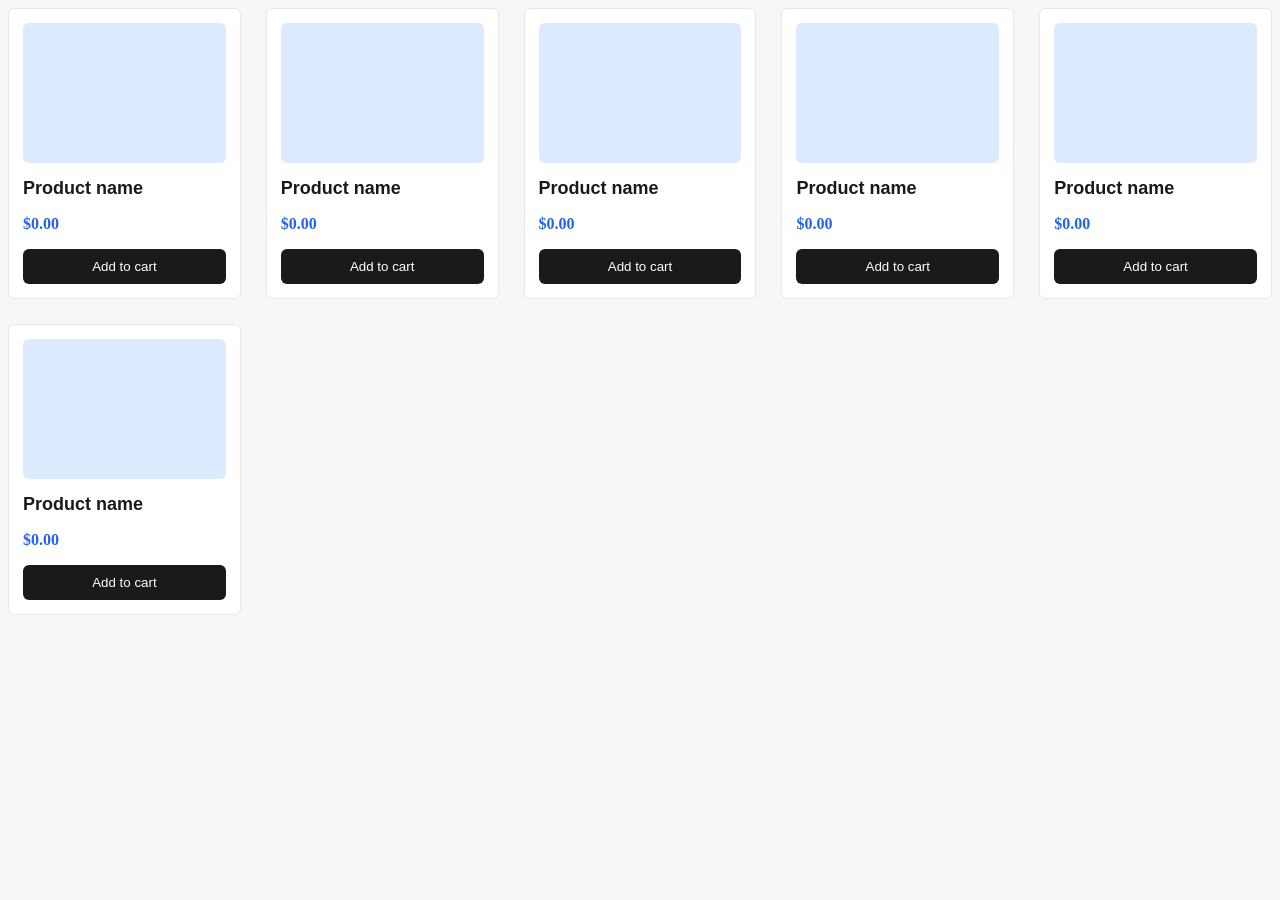
<file: task-02-product-grid/index.html>
<!DOCTYPE html>
<html lang="en">
<head>
  <meta charset="UTF-8">
  <meta name="viewport" content="width=device-width, initial-scale=1.0">
  <title>Task 02 — Product Grid</title>
  <link rel="stylesheet" href="styles.css">
</head>
<body>
  <!-- TODO: use CSS Grid — .product-grid should lay out .product-card items
       in equal-size responsive columns with repeat(auto-fill, minmax(...))
       so the grid reflows automatically as the viewport shrinks or grows,
       with no media queries needed -->
  <main class="product-grid">
    <article class="product-card">
      <div class="img-placeholder"></div>
      <h2 class="product-name">Product name</h2>
      <p class="product-price">$0.00</p>
      <button type="button">Add to cart</button>
    </article>
    <article class="product-card">
      <div class="img-placeholder"></div>
      <h2 class="product-name">Product name</h2>
      <p class="product-price">$0.00</p> 
      <button type="button">Add to cart</button>
    </article>
    <article class="product-card">
      <div class="img-placeholder"></div>
      <h2 class="product-name">Product name</h2>
      <p class="product-price">$0.00</p>
      <button type="button">Add to cart</button>
    </article>
    <article class="product-card">
      <div class="img-placeholder"></div>
      <h2 class="product-name">Product name</h2>
      <p class="product-price">$0.00</p>
      <button type="button">Add to cart</button>
    </article>
    <article class="product-card">
      <div class="img-placeholder"></div>
      <h2 class="product-name">Product name</h2>
      <p class="product-price">$0.00</p>
      <button type="button">Add to cart</button>
    </article>
    <article class="product-card">
      <div class="img-placeholder"></div>
      <h2 class="product-name">Product name</h2>
      <p class="product-price">$0.00</p>
      <button type="button">Add to cart</button>
    </article>
  </main>
</body>
</html>
</file>
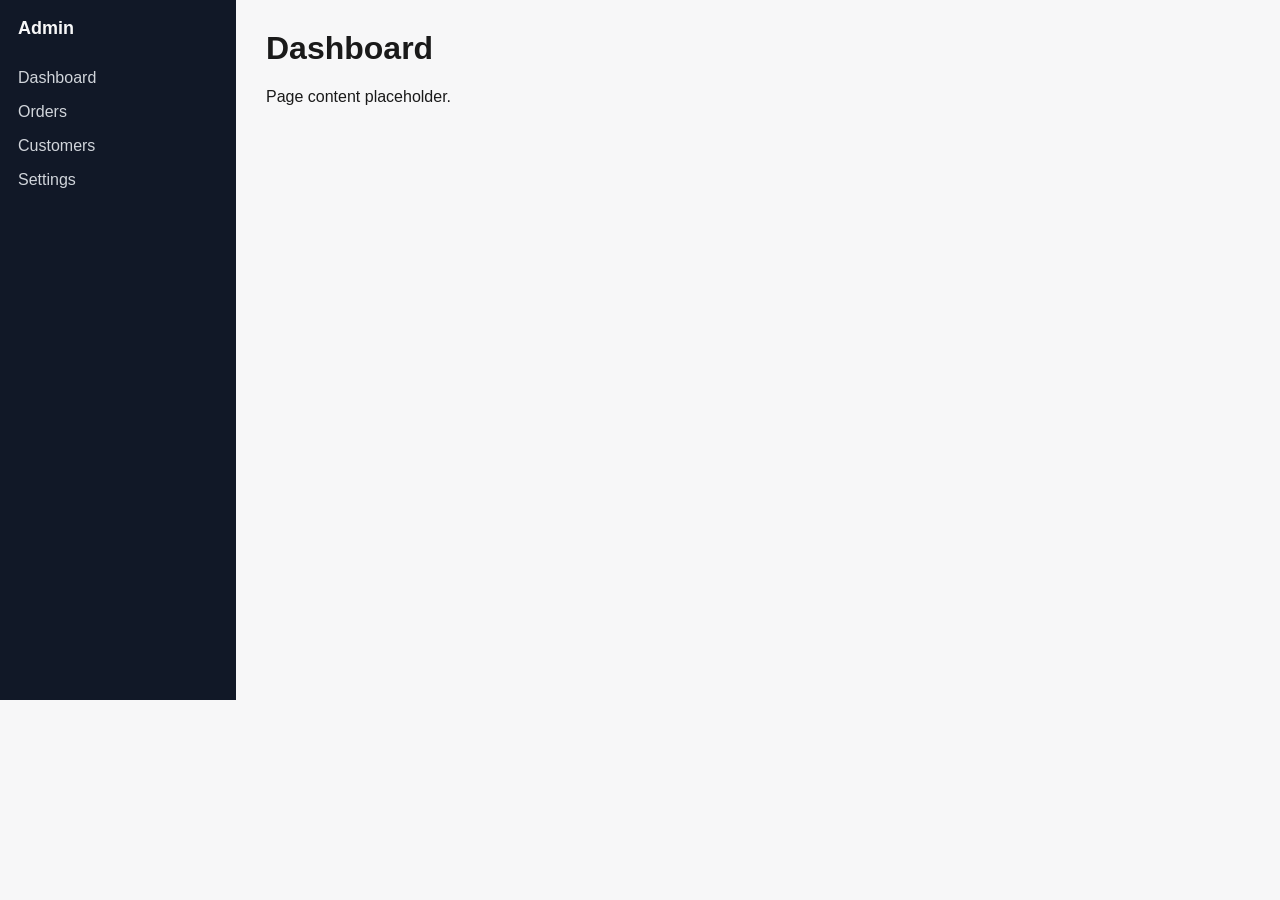
<file: task-03-sidebar-layout/index.html>
<!DOCTYPE html>
<html lang="en">
<head>
  <meta charset="UTF-8">
  <meta name="viewport" content="width=device-width, initial-scale=1.0">
  <title>Task 03 — Sidebar Layout</title>
  <link rel="stylesheet" href="styles.css">
</head>
<body>
  <!-- TODO: use Flexbox — .app-shell should place .sidebar at a fixed
       width and let .main-content flex to fill the remaining space -->
  <div class="app-shell">
    <nav class="sidebar">
      <div class="logo">Admin</div>
      <a href="#">Dashboard</a>
      <a href="#">Orders</a>
      <a href="#">Customers</a>
      <a href="#">Settings</a>
    </nav>
    <main class="main-content">
      <h1>Dashboard</h1>
      <p>Page content placeholder.</p>
    </main>
  </div>
</body>
</html>
</file>
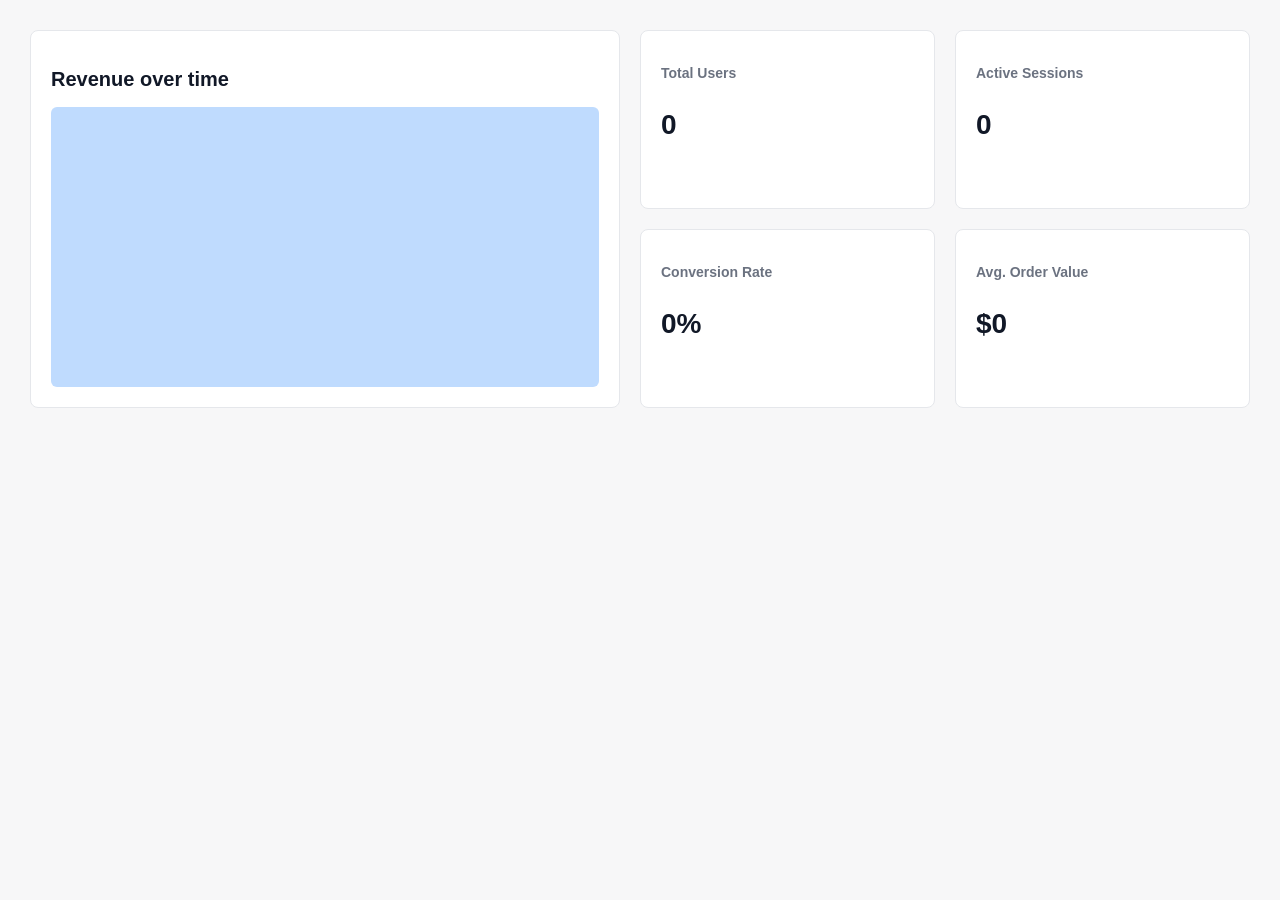
<file: task-04-dashboard-unequal/index.html>
<!DOCTYPE html>
<html lang="en">
<head>
  <meta charset="UTF-8">
  <meta name="viewport" content="width=device-width, initial-scale=1.0">
  <title>Task 04 — Dashboard (Unequal Panels)</title>
  <link rel="stylesheet" href="styles.css">
</head>
<body>
  <!-- TODO: use CSS Grid with grid-template-areas — .dashboard needs one
       large chart panel and several smaller stat-tile panels of unequal
       size arranged around it -->
  <main class="dashboard">
    <section class="panel chart-panel">
      <h2>Revenue over time</h2>
      <div class="img-placeholder"></div>
    </section>
    <section class="panel stat-tile">
      <h3>Total Users</h3>
      <p class="stat-value">0</p>
    </section>
    <section class="panel stat-tile">
      <h3>Active Sessions</h3>
      <p class="stat-value">0</p>
    </section>
    <section class="panel stat-tile">
      <h3>Conversion Rate</h3>
      <p class="stat-value">0%</p>
    </section>
    <section class="panel stat-tile">
      <h3>Avg. Order Value</h3>
      <p class="stat-value">$0</p>
    </section>
  </main>
</body>
</html>
</file>
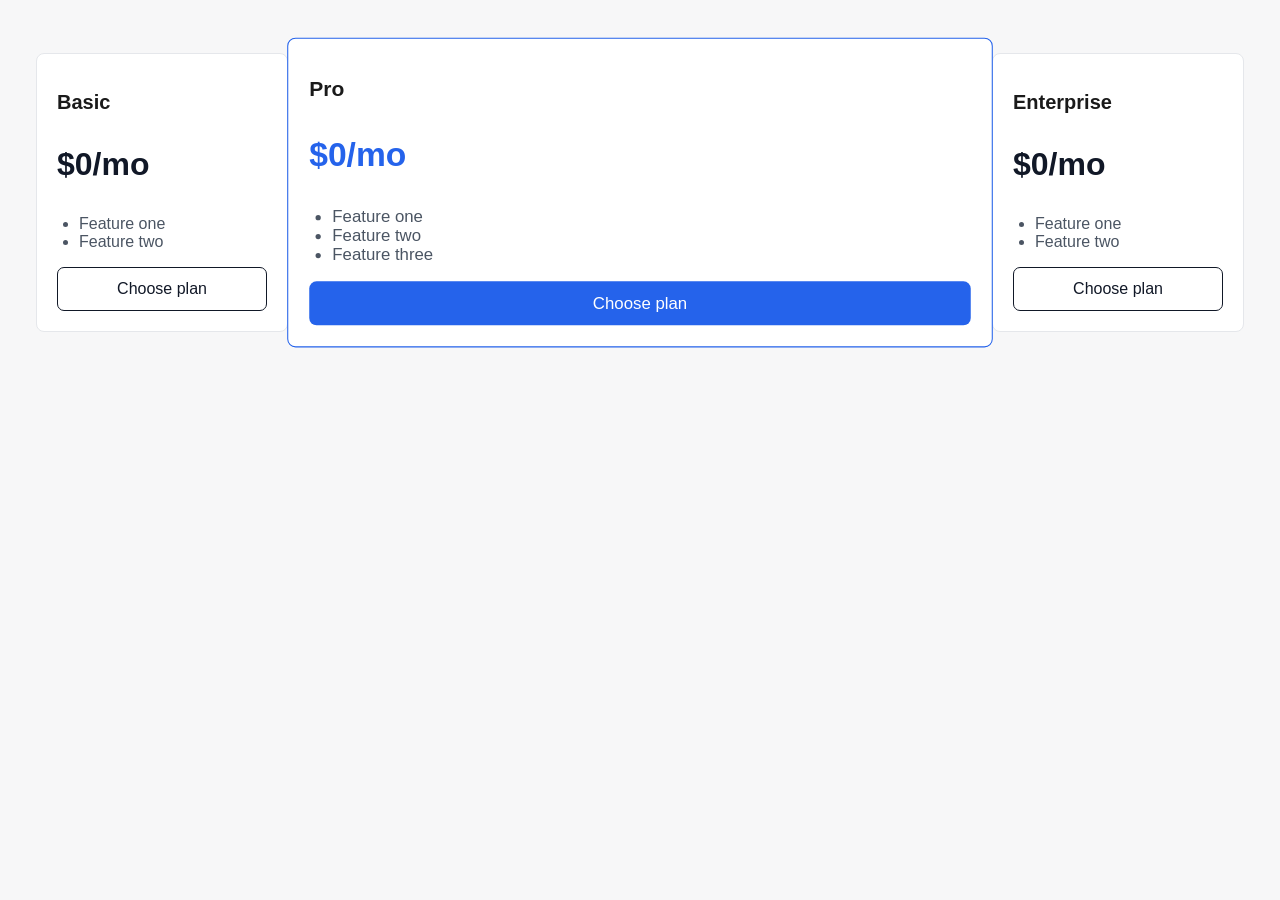
<file: task-05-pricing-cards/index.html>
<!DOCTYPE html>
<html lang="en">
<head>
  <meta charset="UTF-8">
  <meta name="viewport" content="width=device-width, initial-scale=1.0">
  <title>Task 05 — Pricing Cards</title>
  <link rel="stylesheet" href="styles.css">
</head>
<body>
  <!-- TODO: use Flexbox — .pricing-row should lay out the .pricing-card
       items in a row, with the .featured card visually emphasized
       (e.g. flex-grow or transform: scale), and the row should wrap
       onto multiple lines on narrow screens -->
  <main class="pricing-row">
    <article class="pricing-card">
      <h2>Basic</h2>
      <p class="price">$0/mo</p>
      <ul>
        <li>Feature one</li>
        <li>Feature two</li>
      </ul>
      <button type="button">Choose plan</button>
    </article>
    <article class="pricing-card featured">
      <h2>Pro</h2>
      <p class="price">$0/mo</p>
      <ul>
        <li>Feature one</li>
        <li>Feature two</li>
        <li>Feature three</li>
      </ul>
      <button type="button">Choose plan</button>
    </article>
    <article class="pricing-card">
      <h2>Enterprise</h2>
      <p class="price">$0/mo</p>
      <ul>
        <li>Feature one</li>
        <li>Feature two</li>
      </ul>
      <button type="button">Choose plan</button>
    </article>
  </main>
</body>
</html>
</file>
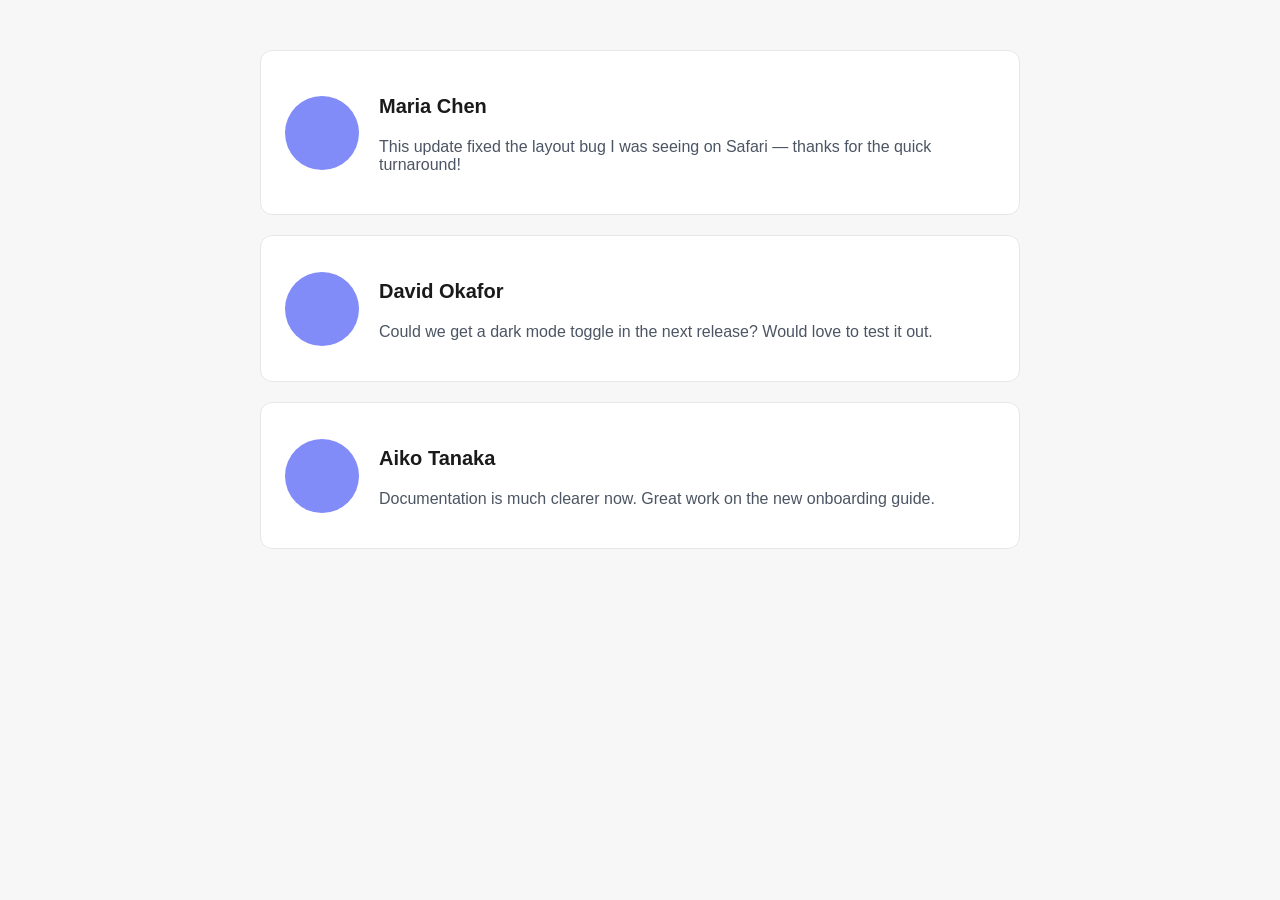
<file: task-06-media-object/index.html>
<!DOCTYPE html>
<html lang="en">
<head>
  <meta charset="UTF-8">
  <meta name="viewport" content="width=device-width, initial-scale=1.0">
  <title>Task 06 — Media Object</title>
  <link rel="stylesheet" href="styles.css">
</head>
<body>
  <!-- TODO: use Flexbox — each .comment should place a fixed-width
       .avatar next to a flexible .comment-body so the text takes up
       the rest of the row -->
  <main class="comment-list">
    <article class="comment">
      <div class="avatar"></div>
      <div class="comment-body">
        <p class="comment-author">Maria Chen</p>
        <p class="comment-text">This update fixed the layout bug I was seeing on Safari — thanks for the quick turnaround!</p>
      </div>
    </article>
    <article class="comment">
      <div class="avatar"></div>
      <div class="comment-body">
        <p class="comment-author">David Okafor</p>
        <p class="comment-text">Could we get a dark mode toggle in the next release? Would love to test it out.</p>
      </div>
    </article>
    <article class="comment">
      <div class="avatar"></div>
      <div class="comment-body">
        <p class="comment-author">Aiko Tanaka</p>
        <p class="comment-text">Documentation is much clearer now. Great work on the new onboarding guide.</p>
      </div>
    </article>
  </main>
</body>
</html>
</file>
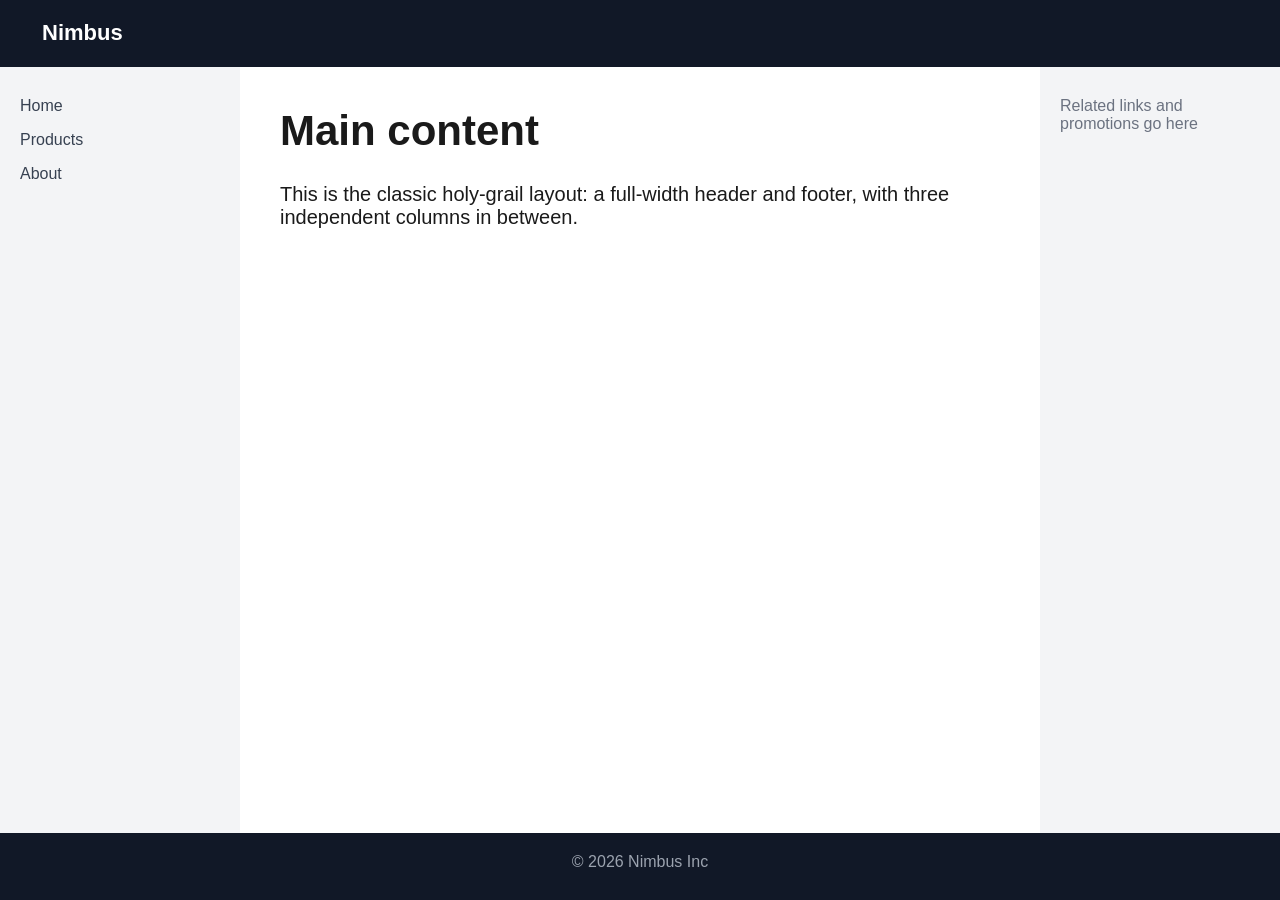
<file: task-07-holy-grail/index.html>
<!DOCTYPE html>
<html lang="en">
<head>
  <meta charset="UTF-8">
  <meta name="viewport" content="width=device-width, initial-scale=1.0">
  <title>Task 07 — Holy Grail Layout</title>
  <link rel="stylesheet" href="styles.css">
</head>
<body>
  <!-- TODO: .page-layout needs a full-width header, a full-width footer,
       and a three-column body in between (nav / content / aside) where
       nav and aside stay a fixed width and content fills the rest.
       Decide for yourself which layout technique fits this shape best —
       think about how many independent rows and columns you need to
       control at once before picking flex or grid -->
  <div class="page-layout">
    <header class="site-header">Nimbus</header>
    <nav class="side-nav">
      <a href="#">Home</a>
      <a href="#">Products</a>
      <a href="#">About</a>
    </nav>
    <main class="content">
      <h1>Main content</h1>
      <p>This is the classic holy-grail layout: a full-width header and footer, with three independent columns in between.</p>
    </main>
    <aside class="sidebar">Related links and promotions go here</aside>
    <footer class="site-footer">© 2026 Nimbus Inc</footer>
  </div>
</body>
</html>
</file>
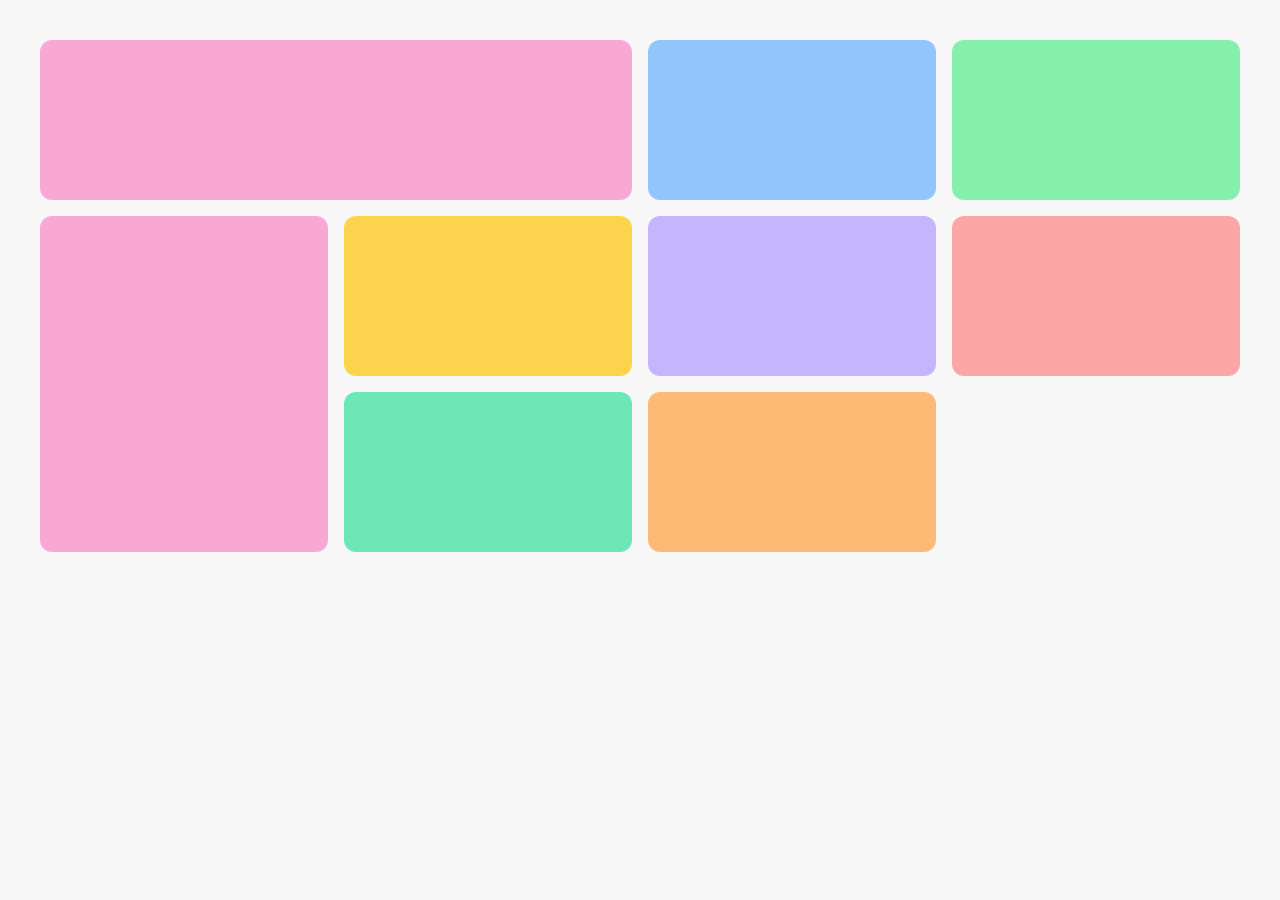
<file: task-08-gallery/index.html>
<!DOCTYPE html>
<html lang="en">
<head>
  <meta charset="UTF-8">
  <meta name="viewport" content="width=device-width, initial-scale=1.0">
  <title>Task 08 — Photo Gallery</title>
  <link rel="stylesheet" href="styles.css">
</head>
<body>
  <!-- TODO: use CSS Grid — .gallery should be an even grid of equal-size
       .gallery-item cells, but a couple of items should stand out by
       spanning 2 columns or 2 rows (grid-column: span 2 / grid-row: span 2) -->
  <main class="gallery">
    <div class="gallery-item wide"></div>
    <div class="gallery-item"></div>
    <div class="gallery-item"></div>
    <div class="gallery-item tall"></div>
    <div class="gallery-item"></div>
    <div class="gallery-item"></div>
    <div class="gallery-item"></div>
    <div class="gallery-item"></div>
    <div class="gallery-item"></div>
  </main>
</body>
</html>
</file>
<file: task-02-product-grid/styles.css>
/* TODO: build .product-grid with CSS Grid to match the mockup */
body {
    background-color: #f7f7f8;
    color: #1a1a1a;
}
.product-grid {
    display: grid;
    grid-template-columns: repeat(auto-fill, minmax(220px, 1fr));
    gap: 25px;

}
.product-card {
    background-color: #ffffff;
    border: 1px solid #e5e7eb;
    padding: 14px;
    border-radius: 6px;
}
.img-placeholder {
    height: 140px;
    background-color: #dbeafe;
    border-radius: 6px;
}
.product-name {
    font-size: 18px;
    font-weight: bold;
    font-family: Arial;
}

.product-price {
    font-size: 16px;
    color: #2563eb;
    font-weight: bold;
}
.product-card button {
    background-color: #1a1a1a;
    color: white;
    padding: 10px;
    border: none;
    border-radius: 6px;
    width: 100%;
}
</file>
<file: task-03-sidebar-layout/styles.css>
/* TODO: build .app-shell, .sidebar and .main-content with Flexbox to match the mockup */
body {
    margin: 0;
    background-color: #f7f7f8;
    color: #1a1a1a;
    font-family: sans-serif;
}
.app-shell {
    display: flex;
    min-height: 700px;
}
.sidebar {
    width: 200px;
    flex-shrink: 0;
    background-color: #111827;
    color: #f7f7f8;
    padding: 18px;
}
.sidebar .logo {
    font-size: 18px;
    font-weight: bold;
    margin-bottom: 30px;

}
.sidebar a {
    display: block;
    color: #d1d5db;
    text-decoration: none;
    margin: 16px 0 12px;
}
.main-content {
    flex: 1;
    padding: 30px;
}
.main-content h1 {
    font-size: 32px;
    margin-top: 0;
}
.main-content p {
    font-size: 16px;
    margin-top: 0;
}
</file>
<file: task-04-dashboard-unequal/styles.css>
/* TODO: build .dashboard with CSS Grid and grid-template-areas to match the mockup */
body {
    margin: 0;
    background-color: #f7f7f8;
    color: #1a1a1a;
    font-family: Arial, Helvetica, sans-serif;
}
.dashboard {
    display: grid;
    grid-template-columns: 2fr 1fr 1fr;
    grid-template-rows: 1fr 1fr;
    gap: 20px;
    padding: 30px;

}
.chart-panel {
    grid-area: 1 / 1 / 3 / 2;
}

.stat-tile:nth-child(2) {
    grid-area: 1 / 2 / 2 / 3;
}

.stat-tile:nth-child(3) {
    grid-area: 1 / 3 / 2 / 4;
}

.stat-tile:nth-child(4) {
    grid-area: 2 / 2 / 3 / 3;
}

.stat-tile:nth-child(5) {
    grid-area: 2 / 3 / 3 / 4;
}
body {
    font-family: Arial, sans-serif;
}

.panel {
    background-color: #ffffff;
    border: 1px solid #e5e7eb;
    border-radius: 8px;
    padding: 20px;
}

.chart-panel h2 {
    font-size: 20px;
    color: #111827;
}

.stat-tile h3 {
    font-size: 14px;
    color: #6b7280;
}

.stat-value {
    font-size: 28px;
    font-weight: bold;
    color: #111827;
}

.img-placeholder {
    height: 280px;
    background-color: #bfdbfe;
    border-radius: 6px;
}
</file>
<file: task-05-pricing-cards/styles.css>
/* TODO: build .pricing-row and .pricing-card with Flexbox to match the mockup */
body {
    margin: 0;
    background-color: #f7f7f8;
    color: #1a1a1a;
    font-family: Arial, sans-serif;
}

.pricing-row {
    display: flex;
    justify-content: center;
    align-items: center;
    gap: 16px;
    flex-wrap: wrap;
    padding: 45px 36px;

}
.pricing-card {
    flex: 1;
    min-width: 200px;
    background-color: #ffffff;
    border: 1px solid #e5e7eb;
    color: #1a1a1a;
    border-radius: 8px;
    padding: 20px;

}
.pricing-card h2 {
    font-size: 20px;
}

.featured {
    flex: 3;
    transform: scale(1.05);
    background-color: white;
    color: #1a1a1a;
    z-index: 1;
    border: 1px solid #2563eb;
    background-color: #ffffff;
}
.price {
    font-size: 32px;
    font-weight: bold;
    color: #111827;
}
.pricing-card ul {
    color: #4b5563;
    padding-left: 22px;
}
.featured .price {
    color: #2563eb;
    font-weight: bold;
}
.featured button {
    background-color:#2563eb;
    color: white;
    border: none;
}
button {
    width: 100%;
    padding: 12px;
    border: 1px solid #111827;
    border-radius: 7px;
    background-color: #ffffff;
    color: #111827;
    font-size: 16px;
}
</file>
<file: task-06-media-object/styles.css>
/* TODO: build .comment with Flexbox to match the mockup */
body {
    margin: 0;
    background-color: #f7f7f8;
    color: #1a1a1a;
    font-family: Arial, sans-serif;
}
.comment {
    display: flex;
    align-items: center;
    gap: 20px;
    background-color: #ffffff;
    border: 1px solid #e5e7eb;
    padding: 24px;
    margin-bottom: 20px;
    border-radius: 12px;
}
.avatar {
    width: 74px;
    height: 74px;
    flex-shrink: 0;
    border-radius: 50%;
    background-color: #818cf8;
}
.comment-body {
    flex: 1;
}
.comment-author {
    font-size: 20px;
    font-weight: bold;
    color: #1a1a1a;
}

.comment-text {
    font-size: 16px;
    color: #4b5563;
}
.comment-list {
    width: 760px;
    margin: 50px auto;
}
</file>
<file: task-07-holy-grail/styles.css>
/* TODO: build .page-layout to match the mockup */
body {
    margin: 0;
    font-family: Arial, sans-serif;
    color: #1a1a1a;
}
.page-layout {
    display: grid;
    grid-template-columns: 240px 1fr 240px;
    grid-template-rows: 67px 1fr 67px;
    min-height: 100vh;
}
.site-header {
    grid-column: 1 / 4;
    background-color: #111827;
    color: white;
    padding: 20px 42px;
    font-size: 22px;
    font-weight: bold;
}
.side-nav {
    grid-column: 1 / 2;
    grid-row: 2 / 3;
    background-color: #f3f4f6;
    padding: 30px 20px;
}
.side-nav a {
    display: block;
    color: #374151;
    text-decoration: none;
    margin-bottom: 16px;
}
.content {
    grid-column: 2 / 3;
    grid-row: 2 / 3;
    background-color: white;
    padding: 40px;
}
.sidebar {
    grid-column: 3 / 4;
    grid-row: 2 / 3;
    background-color: #f3f4f6;
    color: #6b7280;
    padding: 30px 20px;
}
.site-footer {
    grid-column: 1 / 4;
    background-color: #111827;
    color: #9ca3af;
    text-align: center;
    padding: 20px;
}
.content h1 {
    font-size: 42px;
    margin-top: 0;
}

.content p {
    font-size: 20px;
}
</file>
<file: task-08-gallery/styles.css>
/* TODO: build .gallery with CSS Grid to match the mockup */
body {
    margin: 0;
    background-color: #f7f7f8;
}
.gallery {
    display: grid;
    grid-template-columns: repeat(4, 1fr);
    grid-template-rows: repeat(3, 160px);
    gap: 16px;
    padding: 40px;
}
.gallery-item {
    background-color: #ffffff;
    border-radius: 12px;
}
.wide {
    grid-column: 1 / 3;
}
.tall {
    grid-row: 2 / 4;
}
.gallery-item:nth-child(1) {
    background-color: #f9a8d4;
}

.gallery-item:nth-child(2) {
    background-color: #93c5fd;
}

.gallery-item:nth-child(3) {
    background-color: #86efac;
}

.gallery-item:nth-child(4) {
    background-color: #f9a8d4;
}

.gallery-item:nth-child(5) {
    background-color: #fcd34d;
}

.gallery-item:nth-child(6) {
    background-color: #c4b5fd;
}

.gallery-item:nth-child(7) {
    background-color: #fca5a5;
}

.gallery-item:nth-child(8) {
    background-color: #6ee7b7;
}

.gallery-item:nth-child(9) {
    background-color: #fdba74;
}
</file>
